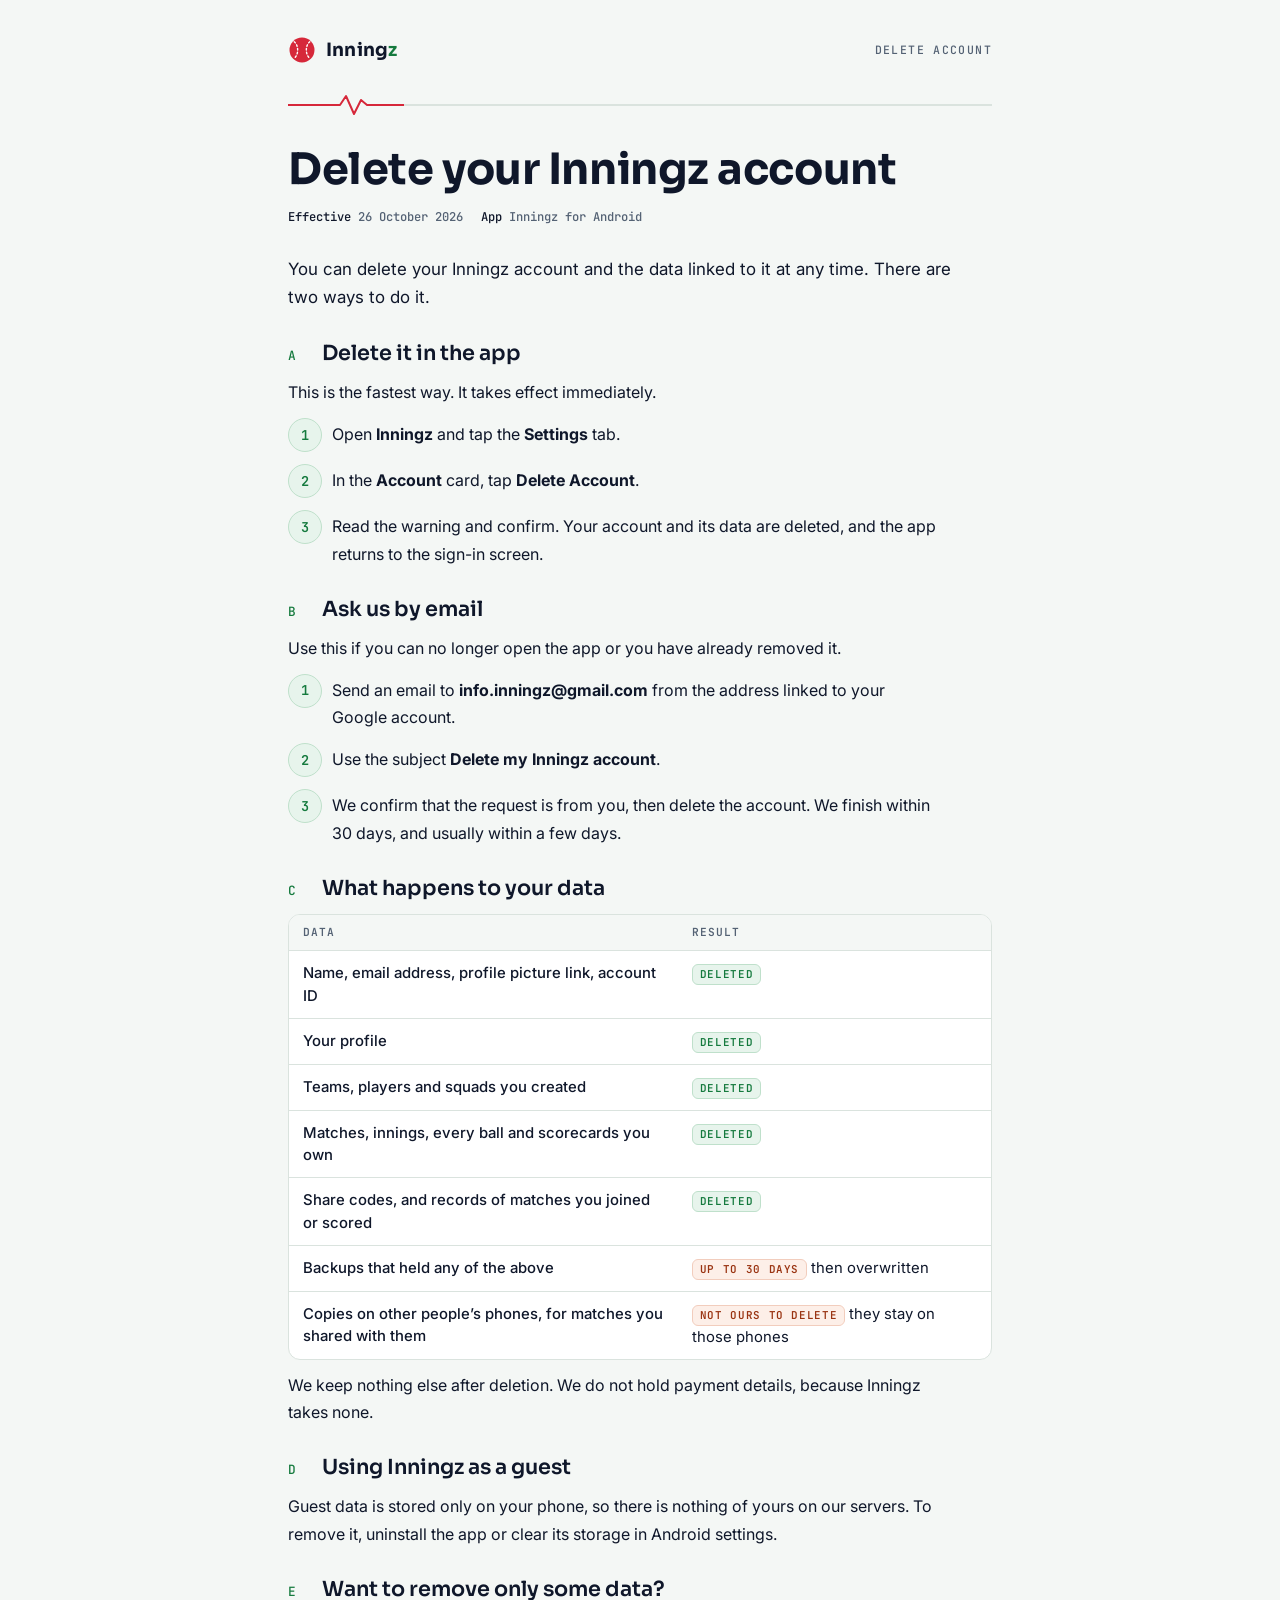
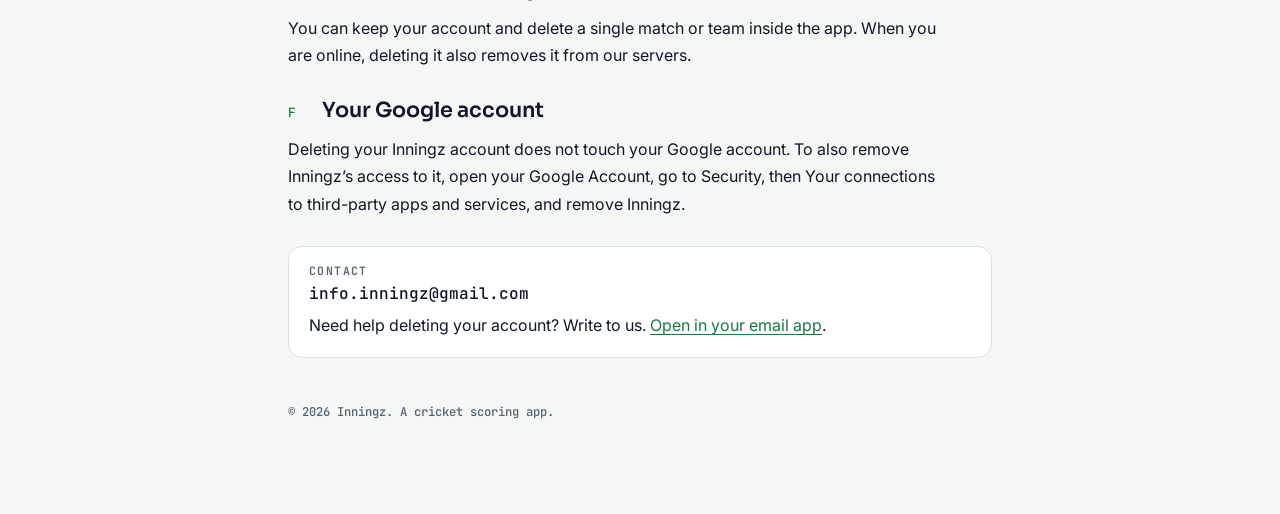
<file: delete-account.html>
<!doctype html>
<html lang="en">
<head>
<meta charset="utf-8">
<meta name="viewport" content="width=device-width, initial-scale=1">
<meta name="description" content="How to delete your Inningz account and the data linked to it.">
<title>Inningz Delete Account</title>
<link rel="canonical" href="https://inningz.app/delete-account.html">
<link rel="icon" type="image/png" sizes="48x48" href="favicon.png">
<link rel="apple-touch-icon" sizes="180x180" href="apple-touch-icon.png">
<link rel="preconnect" href="https://fonts.googleapis.com">
<link rel="preconnect" href="https://fonts.gstatic.com" crossorigin>
<link rel="stylesheet" href="https://fonts.googleapis.com/css2?family=Inter:wght@400;500;600&family=JetBrains+Mono:wght@500;600&family=Sora:wght@600;700&display=swap">
<style>
/* Layout: one reading column. A thin pulse line (the heartbeat from the app logo) separates the masthead from the document. */
:root{
  --bg:#F4F7F5; --surface:#FFFFFF; --fg:#0F172A; --muted:#546274; --line:#DAE3DE;
  --accent:#157A3E; --accent-bg:#E7F4EC; --accent-line:#BFE0CB;
  --pulse:#D6283A;
  --warn:#9A3412; --warn-bg:#FDEFE8; --warn-line:#F2CDBD;
  --font-body:'Inter',system-ui,-apple-system,'Segoe UI',Roboto,sans-serif;
  --font-display:'Sora','Inter',system-ui,sans-serif;
  --font-mono:'JetBrains Mono',ui-monospace,'SF Mono',Menlo,monospace;
}
@media (prefers-color-scheme: dark){
  :root:not([data-theme="light"]){
    --bg:#0B1220; --surface:#111B30; --fg:#E7EDF5; --muted:#92A3B8; --line:#1E2B44;
    --accent:#4ADE9A; --accent-bg:#0E2A22; --accent-line:#1B5A43;
    --pulse:#FF5468;
    --warn:#FDBA9B; --warn-bg:#2B1812; --warn-line:#5A3223;
    color-scheme:dark;
  }
}
:root[data-theme="dark"]{
  --bg:#0B1220; --surface:#111B30; --fg:#E7EDF5; --muted:#92A3B8; --line:#1E2B44;
  --accent:#4ADE9A; --accent-bg:#0E2A22; --accent-line:#1B5A43;
  --pulse:#FF5468;
  --warn:#FDBA9B; --warn-bg:#2B1812; --warn-line:#5A3223;
  color-scheme:dark;
}
*{box-sizing:border-box}
body{
  background:var(--bg); color:var(--fg);
  font:400 16px/1.7 var(--font-body);
  padding-block:28px 72px;
  padding-left:max(16px, env(safe-area-inset-left, 0px));
  padding-right:max(16px, env(safe-area-inset-right, 0px));
  -webkit-text-size-adjust:100%;
}
.wrap{max-width:44rem;margin:0 auto;display:flex;flex-direction:column;gap:28px;min-width:0}
a{color:var(--accent);text-underline-offset:3px;text-decoration-thickness:1px}
a:focus-visible,summary:focus-visible{outline:2px solid var(--accent);outline-offset:3px;border-radius:4px}
.mast{display:flex;align-items:center;justify-content:space-between;gap:12px;flex-wrap:wrap}
.brand{display:flex;align-items:center;gap:10px;font:700 1.15rem/1 var(--font-display);letter-spacing:.01em}
.brand b{color:var(--accent);font-weight:700}
.doc-kind{font:500 .72rem/1 var(--font-mono);letter-spacing:.12em;text-transform:uppercase;color:var(--muted)}
.pulse{display:flex;align-items:center;gap:0}
.pulse svg{flex:none;display:block}
.pulse i{flex:1;height:2px;background:var(--line);min-width:0}
.pulse .lead{flex:none;width:24px;height:2px;background:var(--pulse)}
h1{font:700 clamp(1.9rem,5.4vw,2.7rem)/1.12 var(--font-display);letter-spacing:-.01em;margin:0;text-wrap:balance}
.meta{display:flex;flex-wrap:wrap;gap:6px 18px;margin:14px 0 0;padding:0;list-style:none;font:500 .76rem/1.5 var(--font-mono);color:var(--muted)}
.meta strong{color:var(--fg);font-weight:500}
.lede{font-size:1.06rem;color:var(--fg);margin:0;max-width:62ch}
.summary{background:var(--accent-bg);border:1px solid var(--accent-line);border-radius:14px;padding:18px 20px;display:flex;flex-direction:column;gap:10px}
.summary h2{margin:0;font:600 .74rem/1 var(--font-mono);letter-spacing:.12em;text-transform:uppercase;color:var(--accent)}
.summary ul{margin:0;padding-left:1.15em;display:flex;flex-direction:column;gap:6px}
.summary li::marker{color:var(--accent)}
.toc{border:1px solid var(--line);border-radius:14px;background:var(--surface);padding:16px 20px}
.toc h2{margin:0 0 10px;font:600 .74rem/1 var(--font-mono);letter-spacing:.12em;text-transform:uppercase;color:var(--muted)}
.toc ol{margin:0;padding:0;list-style:none;columns:2 15rem;column-gap:28px}
.toc li{break-inside:avoid;padding:3px 0;font-size:.94rem}
.toc a{text-decoration:none;color:var(--fg)}
.toc a:hover{color:var(--accent);text-decoration:underline}
.toc .n{display:inline-block;width:1.9em;font:500 .78rem var(--font-mono);color:var(--accent)}
.sec{display:flex;flex-direction:column;gap:12px;min-width:0;scroll-margin-top:16px}
.sec h2{margin:0;font:600 1.3rem/1.3 var(--font-display);display:flex;gap:12px;align-items:baseline;text-wrap:balance}
.sec h2 .n{font:500 .8rem var(--font-mono);color:var(--accent);flex:none;min-width:1.7em}
.sec h3{margin:10px 0 0;font:600 1rem/1.4 var(--font-body)}
.sec p{margin:0;max-width:65ch}
.sec ul,.sec ol.plain{margin:0;padding-left:1.25em;display:flex;flex-direction:column;gap:6px;max-width:65ch}
.sec li::marker{color:var(--muted)}
.sec .sub{display:flex;flex-direction:column;gap:6px}
ol.steps{margin:0;padding:0;list-style:none;counter-reset:s;display:flex;flex-direction:column;gap:12px;max-width:65ch}
ol.steps li{counter-increment:s;display:grid;grid-template-columns:2rem 1fr;gap:12px;align-items:start}
ol.steps li::before{content:counter(s);width:2rem;height:2rem;border-radius:50%;background:var(--accent-bg);border:1px solid var(--accent-line);color:var(--accent);font:600 .85rem/1 var(--font-mono);display:grid;place-items:center}
ol.steps li>div{padding-top:3px;min-width:0}
.tbl{overflow-x:auto;border:1px solid var(--line);border-radius:12px;background:var(--surface)}
table{border-collapse:collapse;width:100%;min-width:30rem;font-size:.93rem;line-height:1.5}
th,td{text-align:left;vertical-align:top;padding:11px 14px;border-bottom:1px solid var(--line)}
tr:last-child td{border-bottom:0}
th{font:600 .7rem/1.2 var(--font-mono);letter-spacing:.1em;text-transform:uppercase;color:var(--muted);background:var(--bg)}
td:first-child{font-weight:500}
.tag{display:inline-block;font:600 .68rem/1 var(--font-mono);letter-spacing:.06em;text-transform:uppercase;padding:4px 7px;border-radius:6px;white-space:nowrap}
.tag.del{background:var(--accent-bg);color:var(--accent);border:1px solid var(--accent-line)}
.tag.keep{background:var(--warn-bg);color:var(--warn);border:1px solid var(--warn-line)}
.note{border:1px solid var(--warn-line);background:var(--warn-bg);color:var(--fg);border-radius:12px;padding:14px 16px;max-width:65ch}
.contact{border:1px solid var(--line);background:var(--surface);border-radius:14px;padding:18px 20px;display:flex;flex-direction:column;gap:6px}
.contact .label{font:600 .72rem/1 var(--font-mono);letter-spacing:.12em;text-transform:uppercase;color:var(--muted)}
.contact code{font:500 1rem/1.5 var(--font-mono);color:var(--fg);word-break:break-all;user-select:all}
.foot{font:500 .76rem/1.6 var(--font-mono);color:var(--muted);padding-top:4px}
@media (max-width:480px){
  .sec h2{flex-direction:column;gap:2px}
  th,td{padding:10px 12px}
}
</style>
</head>
<body>
<main class="wrap">
  <header class="mast">
    <div class="brand">
      <svg width="28" height="28" viewBox="0 0 28 28" aria-hidden="true"><circle cx="14" cy="14" r="12.5" fill="#D6283A"/><path d="M6.2 5.8c4.6 3.4 4.6 13 0 16.4M21.8 5.8c-4.6 3.4-4.6 13 0 16.4" fill="none" stroke="#fff" stroke-width="1.4" stroke-linecap="round" stroke-dasharray="1.6 2.2"/></svg>
      <span>Inning<b>z</b></span>
    </div>
    <span class="doc-kind">Delete Account</span>
  </header>
  <div class="pulse" aria-hidden="true">
    <span class="lead"></span>
    <svg width="92" height="26" viewBox="0 0 92 26"><polyline points="0,13 20,13 28,13 34,4 42,22 49,8 55,13 92,13" fill="none" stroke="var(--pulse)" stroke-width="2" stroke-linejoin="round" stroke-linecap="round"/></svg>
    <i></i>
  </div>
  <div>
    <h1>Delete your Inningz account</h1>
    <ul class="meta">
      <li><strong>Effective</strong> 26 October 2026</li>
      <li><strong>App</strong> Inningz for Android</li>
    </ul>
  </div>

<p class="lede">You can delete your Inningz account and the data linked to it at any time. There are two ways to do it.</p>

<section class="sec" id="in-app">
  <h2><span class="n">A</span><span>Delete it in the app</span></h2>
  <p>This is the fastest way. It takes effect immediately.</p>
  <ol class="steps">
    <li><div>Open <strong>Inningz</strong> and tap the <strong>Settings</strong> tab.</div></li>
    <li><div>In the <strong>Account</strong> card, tap <strong>Delete Account</strong>.</div></li>
    <li><div>Read the warning and confirm. Your account and its data are deleted, and the app returns to the sign-in screen.</div></li>
  </ol>
</section>

<section class="sec" id="by-email">
  <h2><span class="n">B</span><span>Ask us by email</span></h2>
  <p>Use this if you can no longer open the app or you have already removed it.</p>
  <ol class="steps">
    <li><div>Send an email to <strong>info.inningz@gmail.com</strong> from the address linked to your Google account.</div></li>
    <li><div>Use the subject <strong>Delete my Inningz account</strong>.</div></li>
    <li><div>We confirm that the request is from you, then delete the account. We finish within 30 days, and usually within a few days.</div></li>
  </ol>
</section>

<section class="sec" id="what">
  <h2><span class="n">C</span><span>What happens to your data</span></h2>
  <div class="tbl">
    <table>
      <thead><tr><th>Data</th><th>Result</th></tr></thead>
      <tbody>
        <tr><td>Name, email address, profile picture link, account ID</td><td><span class="tag del">Deleted</span></td></tr>
        <tr><td>Your profile</td><td><span class="tag del">Deleted</span></td></tr>
        <tr><td>Teams, players and squads you created</td><td><span class="tag del">Deleted</span></td></tr>
        <tr><td>Matches, innings, every ball and scorecards you own</td><td><span class="tag del">Deleted</span></td></tr>
        <tr><td>Share codes, and records of matches you joined or scored</td><td><span class="tag del">Deleted</span></td></tr>
        <tr><td>Backups that held any of the above</td><td><span class="tag keep">Up to 30 days</span> then overwritten</td></tr>
        <tr><td>Copies on other people&rsquo;s phones, for matches you shared with them</td><td><span class="tag keep">Not ours to delete</span> they stay on those phones</td></tr>
      </tbody>
    </table>
  </div>
  <p>We keep nothing else after deletion. We do not hold payment details, because Inningz takes none.</p>
</section>

<section class="sec" id="guest">
  <h2><span class="n">D</span><span>Using Inningz as a guest</span></h2>
  <p>Guest data is stored only on your phone, so there is nothing of yours on our servers. To remove it, uninstall the app or clear its storage in Android settings.</p>
</section>

<section class="sec" id="partial">
  <h2><span class="n">E</span><span>Want to remove only some data?</span></h2>
  <p>You can keep your account and delete a single match or team inside the app. When you are online, deleting it also removes it from our servers.</p>
</section>

<section class="sec" id="google">
  <h2><span class="n">F</span><span>Your Google account</span></h2>
  <p>Deleting your Inningz account does not touch your Google account. To also remove Inningz&rsquo;s access to it, open your Google Account, go to Security, then Your connections to third-party apps and services, and remove Inningz.</p>
</section>

  <section class="contact" id="contact">
    <span class="label">Contact</span>
    <code>info.inningz@gmail.com</code>
    <span>Need help deleting your account? Write to us. <a href="mailto:info.inningz@gmail.com">Open in your email app</a>.</span>
  </section>
  <p class="foot">&copy; 2026 Inningz. A cricket scoring app.</p>
</main>
</body>
</html>
</file>
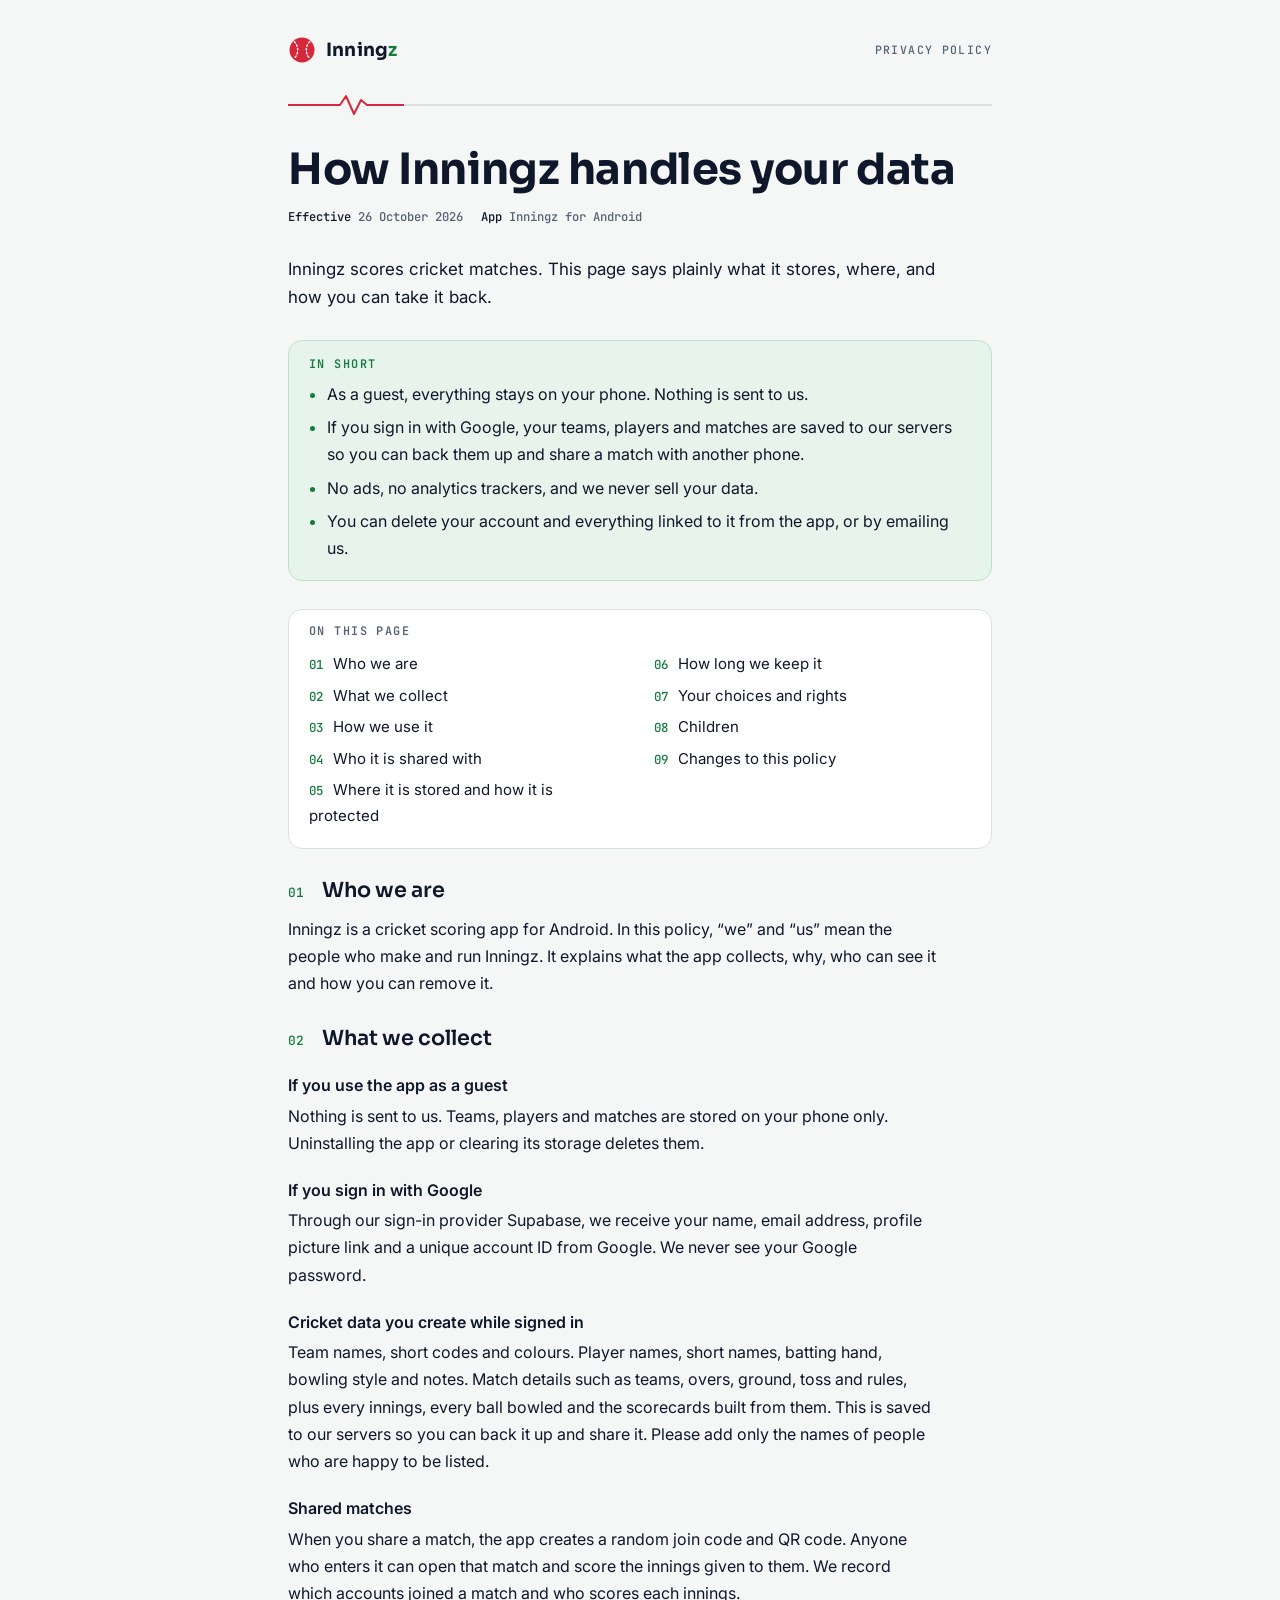
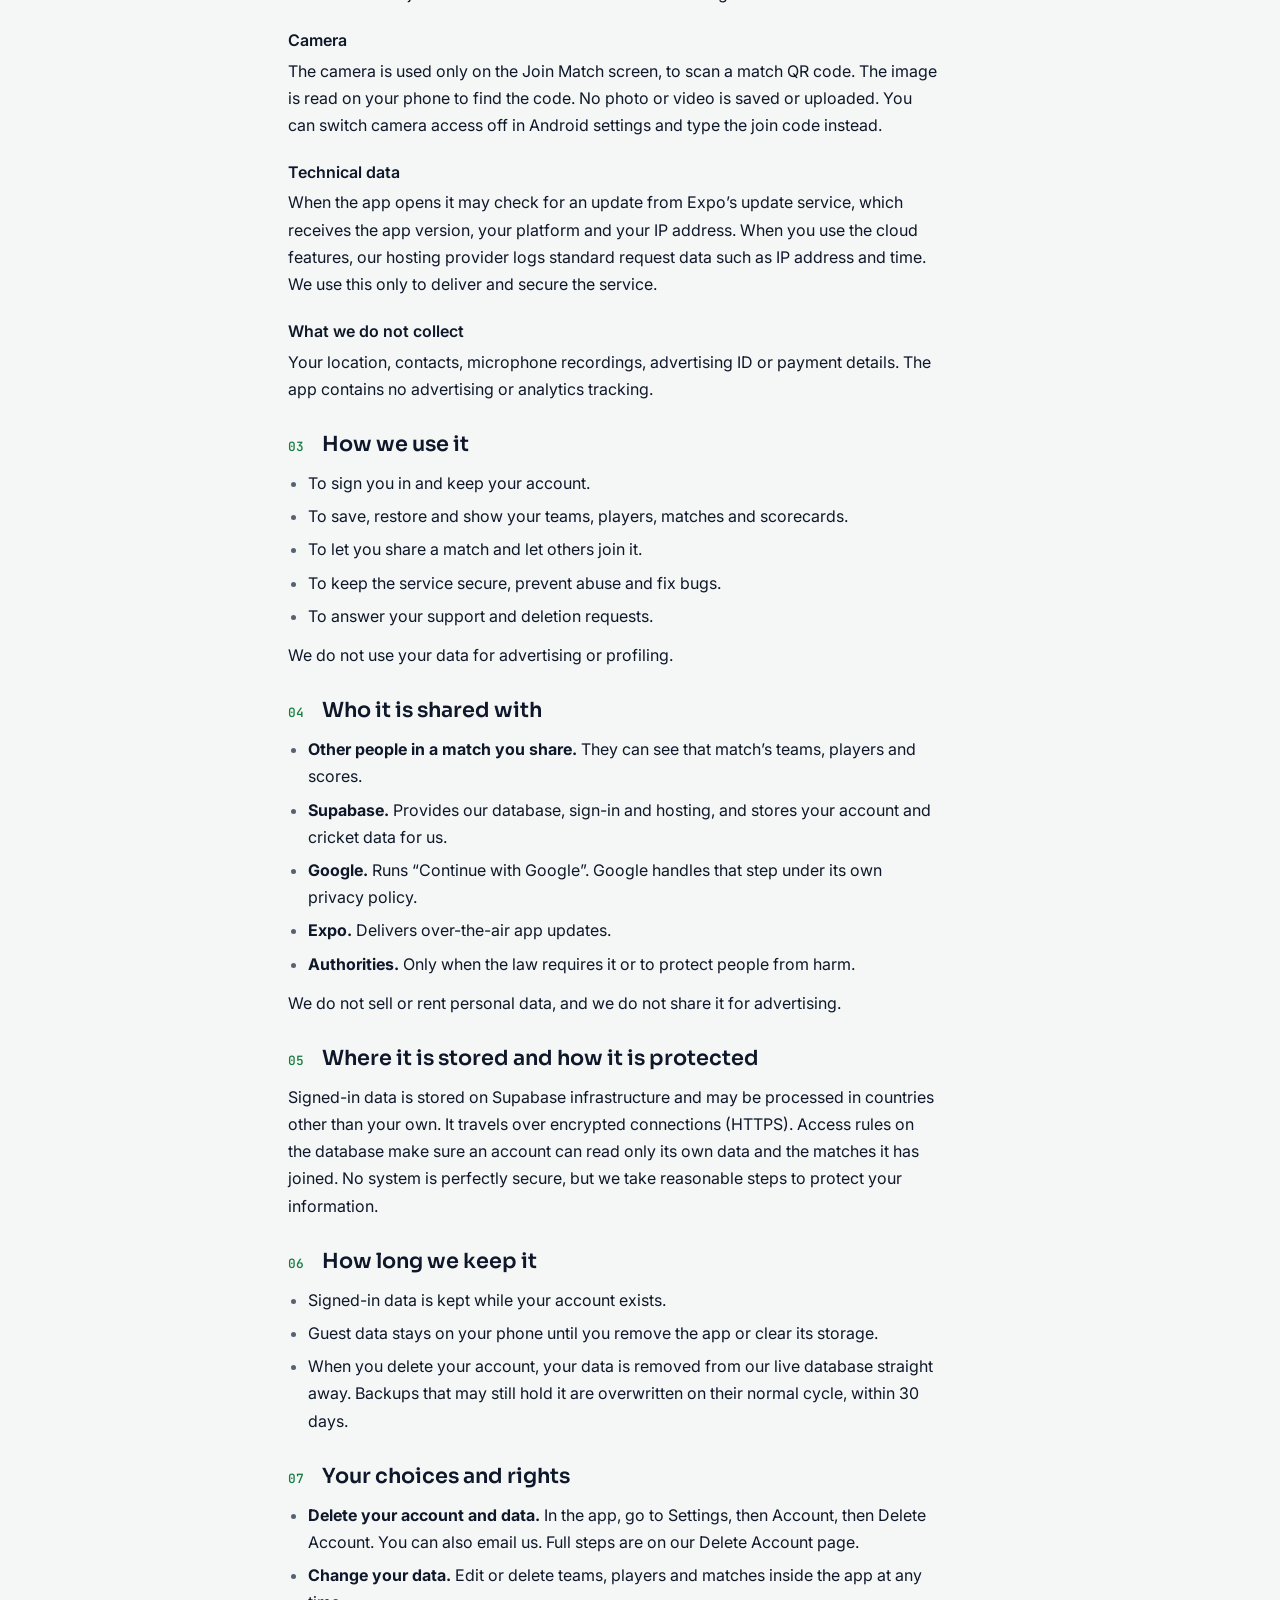
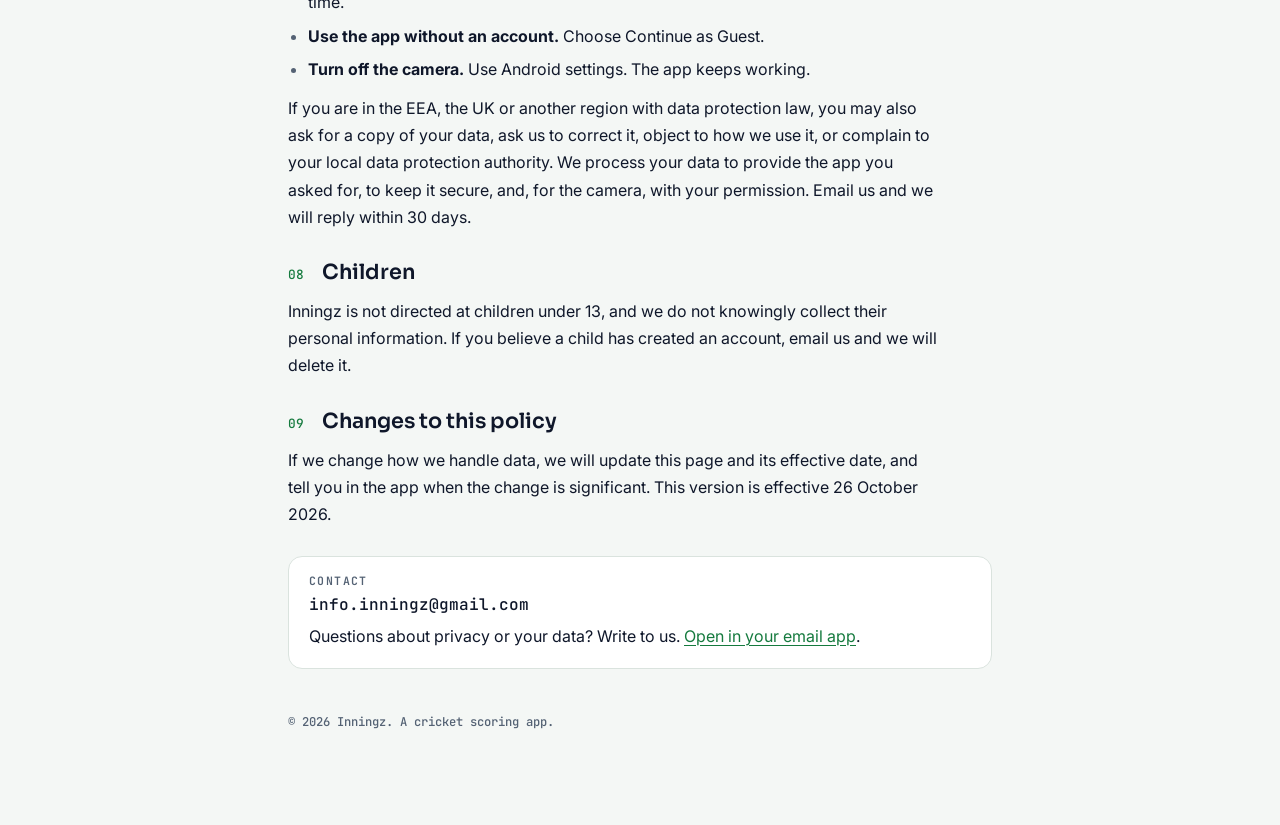
<file: privacy-policy.html>
<!doctype html>
<html lang="en">
<head>
<meta charset="utf-8">
<meta name="viewport" content="width=device-width, initial-scale=1">
<meta name="description" content="How the Inningz cricket scoring app collects, uses and protects your data.">
<title>Inningz Privacy Policy</title>
<link rel="canonical" href="https://inningz.app/privacy-policy.html">
<link rel="icon" type="image/png" sizes="48x48" href="favicon.png">
<link rel="apple-touch-icon" sizes="180x180" href="apple-touch-icon.png">
<link rel="preconnect" href="https://fonts.googleapis.com">
<link rel="preconnect" href="https://fonts.gstatic.com" crossorigin>
<link rel="stylesheet" href="https://fonts.googleapis.com/css2?family=Inter:wght@400;500;600&family=JetBrains+Mono:wght@500;600&family=Sora:wght@600;700&display=swap">
<style>
/* Layout: one reading column. A thin pulse line (the heartbeat from the app logo) separates the masthead from the document. */
:root{
  --bg:#F4F7F5; --surface:#FFFFFF; --fg:#0F172A; --muted:#546274; --line:#DAE3DE;
  --accent:#157A3E; --accent-bg:#E7F4EC; --accent-line:#BFE0CB;
  --pulse:#D6283A;
  --warn:#9A3412; --warn-bg:#FDEFE8; --warn-line:#F2CDBD;
  --font-body:'Inter',system-ui,-apple-system,'Segoe UI',Roboto,sans-serif;
  --font-display:'Sora','Inter',system-ui,sans-serif;
  --font-mono:'JetBrains Mono',ui-monospace,'SF Mono',Menlo,monospace;
}
@media (prefers-color-scheme: dark){
  :root:not([data-theme="light"]){
    --bg:#0B1220; --surface:#111B30; --fg:#E7EDF5; --muted:#92A3B8; --line:#1E2B44;
    --accent:#4ADE9A; --accent-bg:#0E2A22; --accent-line:#1B5A43;
    --pulse:#FF5468;
    --warn:#FDBA9B; --warn-bg:#2B1812; --warn-line:#5A3223;
    color-scheme:dark;
  }
}
:root[data-theme="dark"]{
  --bg:#0B1220; --surface:#111B30; --fg:#E7EDF5; --muted:#92A3B8; --line:#1E2B44;
  --accent:#4ADE9A; --accent-bg:#0E2A22; --accent-line:#1B5A43;
  --pulse:#FF5468;
  --warn:#FDBA9B; --warn-bg:#2B1812; --warn-line:#5A3223;
  color-scheme:dark;
}
*{box-sizing:border-box}
body{
  background:var(--bg); color:var(--fg);
  font:400 16px/1.7 var(--font-body);
  padding-block:28px 72px;
  padding-left:max(16px, env(safe-area-inset-left, 0px));
  padding-right:max(16px, env(safe-area-inset-right, 0px));
  -webkit-text-size-adjust:100%;
}
.wrap{max-width:44rem;margin:0 auto;display:flex;flex-direction:column;gap:28px;min-width:0}
a{color:var(--accent);text-underline-offset:3px;text-decoration-thickness:1px}
a:focus-visible,summary:focus-visible{outline:2px solid var(--accent);outline-offset:3px;border-radius:4px}
.mast{display:flex;align-items:center;justify-content:space-between;gap:12px;flex-wrap:wrap}
.brand{display:flex;align-items:center;gap:10px;font:700 1.15rem/1 var(--font-display);letter-spacing:.01em}
.brand b{color:var(--accent);font-weight:700}
.doc-kind{font:500 .72rem/1 var(--font-mono);letter-spacing:.12em;text-transform:uppercase;color:var(--muted)}
.pulse{display:flex;align-items:center;gap:0}
.pulse svg{flex:none;display:block}
.pulse i{flex:1;height:2px;background:var(--line);min-width:0}
.pulse .lead{flex:none;width:24px;height:2px;background:var(--pulse)}
h1{font:700 clamp(1.9rem,5.4vw,2.7rem)/1.12 var(--font-display);letter-spacing:-.01em;margin:0;text-wrap:balance}
.meta{display:flex;flex-wrap:wrap;gap:6px 18px;margin:14px 0 0;padding:0;list-style:none;font:500 .76rem/1.5 var(--font-mono);color:var(--muted)}
.meta strong{color:var(--fg);font-weight:500}
.lede{font-size:1.06rem;color:var(--fg);margin:0;max-width:62ch}
.summary{background:var(--accent-bg);border:1px solid var(--accent-line);border-radius:14px;padding:18px 20px;display:flex;flex-direction:column;gap:10px}
.summary h2{margin:0;font:600 .74rem/1 var(--font-mono);letter-spacing:.12em;text-transform:uppercase;color:var(--accent)}
.summary ul{margin:0;padding-left:1.15em;display:flex;flex-direction:column;gap:6px}
.summary li::marker{color:var(--accent)}
.toc{border:1px solid var(--line);border-radius:14px;background:var(--surface);padding:16px 20px}
.toc h2{margin:0 0 10px;font:600 .74rem/1 var(--font-mono);letter-spacing:.12em;text-transform:uppercase;color:var(--muted)}
.toc ol{margin:0;padding:0;list-style:none;columns:2 15rem;column-gap:28px}
.toc li{break-inside:avoid;padding:3px 0;font-size:.94rem}
.toc a{text-decoration:none;color:var(--fg)}
.toc a:hover{color:var(--accent);text-decoration:underline}
.toc .n{display:inline-block;width:1.9em;font:500 .78rem var(--font-mono);color:var(--accent)}
.sec{display:flex;flex-direction:column;gap:12px;min-width:0;scroll-margin-top:16px}
.sec h2{margin:0;font:600 1.3rem/1.3 var(--font-display);display:flex;gap:12px;align-items:baseline;text-wrap:balance}
.sec h2 .n{font:500 .8rem var(--font-mono);color:var(--accent);flex:none;min-width:1.7em}
.sec h3{margin:10px 0 0;font:600 1rem/1.4 var(--font-body)}
.sec p{margin:0;max-width:65ch}
.sec ul,.sec ol.plain{margin:0;padding-left:1.25em;display:flex;flex-direction:column;gap:6px;max-width:65ch}
.sec li::marker{color:var(--muted)}
.sec .sub{display:flex;flex-direction:column;gap:6px}
ol.steps{margin:0;padding:0;list-style:none;counter-reset:s;display:flex;flex-direction:column;gap:12px;max-width:65ch}
ol.steps li{counter-increment:s;display:grid;grid-template-columns:2rem 1fr;gap:12px;align-items:start}
ol.steps li::before{content:counter(s);width:2rem;height:2rem;border-radius:50%;background:var(--accent-bg);border:1px solid var(--accent-line);color:var(--accent);font:600 .85rem/1 var(--font-mono);display:grid;place-items:center}
ol.steps li>div{padding-top:3px;min-width:0}
.tbl{overflow-x:auto;border:1px solid var(--line);border-radius:12px;background:var(--surface)}
table{border-collapse:collapse;width:100%;min-width:30rem;font-size:.93rem;line-height:1.5}
th,td{text-align:left;vertical-align:top;padding:11px 14px;border-bottom:1px solid var(--line)}
tr:last-child td{border-bottom:0}
th{font:600 .7rem/1.2 var(--font-mono);letter-spacing:.1em;text-transform:uppercase;color:var(--muted);background:var(--bg)}
td:first-child{font-weight:500}
.tag{display:inline-block;font:600 .68rem/1 var(--font-mono);letter-spacing:.06em;text-transform:uppercase;padding:4px 7px;border-radius:6px;white-space:nowrap}
.tag.del{background:var(--accent-bg);color:var(--accent);border:1px solid var(--accent-line)}
.tag.keep{background:var(--warn-bg);color:var(--warn);border:1px solid var(--warn-line)}
.note{border:1px solid var(--warn-line);background:var(--warn-bg);color:var(--fg);border-radius:12px;padding:14px 16px;max-width:65ch}
.contact{border:1px solid var(--line);background:var(--surface);border-radius:14px;padding:18px 20px;display:flex;flex-direction:column;gap:6px}
.contact .label{font:600 .72rem/1 var(--font-mono);letter-spacing:.12em;text-transform:uppercase;color:var(--muted)}
.contact code{font:500 1rem/1.5 var(--font-mono);color:var(--fg);word-break:break-all;user-select:all}
.foot{font:500 .76rem/1.6 var(--font-mono);color:var(--muted);padding-top:4px}
@media (max-width:480px){
  .sec h2{flex-direction:column;gap:2px}
  th,td{padding:10px 12px}
}
</style>
</head>
<body>
<main class="wrap">
  <header class="mast">
    <div class="brand">
      <svg width="28" height="28" viewBox="0 0 28 28" aria-hidden="true"><circle cx="14" cy="14" r="12.5" fill="#D6283A"/><path d="M6.2 5.8c4.6 3.4 4.6 13 0 16.4M21.8 5.8c-4.6 3.4-4.6 13 0 16.4" fill="none" stroke="#fff" stroke-width="1.4" stroke-linecap="round" stroke-dasharray="1.6 2.2"/></svg>
      <span>Inning<b>z</b></span>
    </div>
    <span class="doc-kind">Privacy Policy</span>
  </header>
  <div class="pulse" aria-hidden="true">
    <span class="lead"></span>
    <svg width="92" height="26" viewBox="0 0 92 26"><polyline points="0,13 20,13 28,13 34,4 42,22 49,8 55,13 92,13" fill="none" stroke="var(--pulse)" stroke-width="2" stroke-linejoin="round" stroke-linecap="round"/></svg>
    <i></i>
  </div>
  <div>
    <h1>How Inningz handles your data</h1>
    <ul class="meta">
      <li><strong>Effective</strong> 26 October 2026</li>
      <li><strong>App</strong> Inningz for Android</li>
    </ul>
  </div>
<p class="lede">Inningz scores cricket matches. This page says plainly what it stores, where, and how you can take it back.</p>
<aside class="summary">
  <h2>In short</h2>
  <ul>
    <li>As a guest, everything stays on your phone. Nothing is sent to us.</li>
    <li>If you sign in with Google, your teams, players and matches are saved to our servers so you can back them up and share a match with another phone.</li>
    <li>No ads, no analytics trackers, and we never sell your data.</li>
    <li>You can delete your account and everything linked to it from the app, or by emailing us.</li>
  </ul>
</aside>
<nav class="toc" aria-label="Contents"><h2>On this page</h2><ol><li><a href="#who"><span class="n">01</span>Who we are</a></li><li><a href="#collect"><span class="n">02</span>What we collect</a></li><li><a href="#use"><span class="n">03</span>How we use it</a></li><li><a href="#share"><span class="n">04</span>Who it is shared with</a></li><li><a href="#security"><span class="n">05</span>Where it is stored and how it is protected</a></li><li><a href="#keep"><span class="n">06</span>How long we keep it</a></li><li><a href="#rights"><span class="n">07</span>Your choices and rights</a></li><li><a href="#children"><span class="n">08</span>Children</a></li><li><a href="#changes"><span class="n">09</span>Changes to this policy</a></li></ol></nav>
<section class="sec" id="who"><h2><span class="n">01</span><span>Who we are</span></h2>
<p>Inningz is a cricket scoring app for Android. In this policy, &ldquo;we&rdquo; and &ldquo;us&rdquo; mean the people who make and run Inningz. It explains what the app collects, why, who can see it and how you can remove it.</p>
</section>
<section class="sec" id="collect"><h2><span class="n">02</span><span>What we collect</span></h2>
<div class="sub">
  <h3>If you use the app as a guest</h3>
  <p>Nothing is sent to us. Teams, players and matches are stored on your phone only. Uninstalling the app or clearing its storage deletes them.</p>
</div>
<div class="sub">
  <h3>If you sign in with Google</h3>
  <p>Through our sign-in provider Supabase, we receive your name, email address, profile picture link and a unique account ID from Google. We never see your Google password.</p>
</div>
<div class="sub">
  <h3>Cricket data you create while signed in</h3>
  <p>Team names, short codes and colours. Player names, short names, batting hand, bowling style and notes. Match details such as teams, overs, ground, toss and rules, plus every innings, every ball bowled and the scorecards built from them. This is saved to our servers so you can back it up and share it. Please add only the names of people who are happy to be listed.</p>
</div>
<div class="sub">
  <h3>Shared matches</h3>
  <p>When you share a match, the app creates a random join code and QR code. Anyone who enters it can open that match and score the innings given to them. We record which accounts joined a match and who scores each innings.</p>
</div>
<div class="sub">
  <h3>Camera</h3>
  <p>The camera is used only on the Join Match screen, to scan a match QR code. The image is read on your phone to find the code. No photo or video is saved or uploaded. You can switch camera access off in Android settings and type the join code instead.</p>
</div>
<div class="sub">
  <h3>Technical data</h3>
  <p>When the app opens it may check for an update from Expo&rsquo;s update service, which receives the app version, your platform and your IP address. When you use the cloud features, our hosting provider logs standard request data such as IP address and time. We use this only to deliver and secure the service.</p>
</div>
<div class="sub">
  <h3>What we do not collect</h3>
  <p>Your location, contacts, microphone recordings, advertising ID or payment details. The app contains no advertising or analytics tracking.</p>
</div>
</section>
<section class="sec" id="use"><h2><span class="n">03</span><span>How we use it</span></h2>
<ul>
  <li>To sign you in and keep your account.</li>
  <li>To save, restore and show your teams, players, matches and scorecards.</li>
  <li>To let you share a match and let others join it.</li>
  <li>To keep the service secure, prevent abuse and fix bugs.</li>
  <li>To answer your support and deletion requests.</li>
</ul>
<p>We do not use your data for advertising or profiling.</p>
</section>
<section class="sec" id="share"><h2><span class="n">04</span><span>Who it is shared with</span></h2>
<ul>
  <li><strong>Other people in a match you share.</strong> They can see that match&rsquo;s teams, players and scores.</li>
  <li><strong>Supabase.</strong> Provides our database, sign-in and hosting, and stores your account and cricket data for us.</li>
  <li><strong>Google.</strong> Runs &ldquo;Continue with Google&rdquo;. Google handles that step under its own privacy policy.</li>
  <li><strong>Expo.</strong> Delivers over-the-air app updates.</li>
  <li><strong>Authorities.</strong> Only when the law requires it or to protect people from harm.</li>
</ul>
<p>We do not sell or rent personal data, and we do not share it for advertising.</p>
</section>
<section class="sec" id="security"><h2><span class="n">05</span><span>Where it is stored and how it is protected</span></h2>
<p>Signed-in data is stored on Supabase infrastructure and may be processed in countries other than your own. It travels over encrypted connections (HTTPS). Access rules on the database make sure an account can read only its own data and the matches it has joined. No system is perfectly secure, but we take reasonable steps to protect your information.</p>
</section>
<section class="sec" id="keep"><h2><span class="n">06</span><span>How long we keep it</span></h2>
<ul>
  <li>Signed-in data is kept while your account exists.</li>
  <li>Guest data stays on your phone until you remove the app or clear its storage.</li>
  <li>When you delete your account, your data is removed from our live database straight away. Backups that may still hold it are overwritten on their normal cycle, within 30 days.</li>
</ul>
</section>
<section class="sec" id="rights"><h2><span class="n">07</span><span>Your choices and rights</span></h2>
<ul>
  <li><strong>Delete your account and data.</strong> In the app, go to Settings, then Account, then Delete Account. You can also email us. Full steps are on our Delete Account page.</li>
  <li><strong>Change your data.</strong> Edit or delete teams, players and matches inside the app at any time.</li>
  <li><strong>Use the app without an account.</strong> Choose Continue as Guest.</li>
  <li><strong>Turn off the camera.</strong> Use Android settings. The app keeps working.</li>
</ul>
<p>If you are in the EEA, the UK or another region with data protection law, you may also ask for a copy of your data, ask us to correct it, object to how we use it, or complain to your local data protection authority. We process your data to provide the app you asked for, to keep it secure, and, for the camera, with your permission. Email us and we will reply within 30 days.</p>
</section>
<section class="sec" id="children"><h2><span class="n">08</span><span>Children</span></h2>
<p>Inningz is not directed at children under 13, and we do not knowingly collect their personal information. If you believe a child has created an account, email us and we will delete it.</p>
</section>
<section class="sec" id="changes"><h2><span class="n">09</span><span>Changes to this policy</span></h2>
<p>If we change how we handle data, we will update this page and its effective date, and tell you in the app when the change is significant. This version is effective 26 October 2026.</p>
</section>
  <section class="contact" id="contact">
    <span class="label">Contact</span>
    <code>info.inningz@gmail.com</code>
    <span>Questions about privacy or your data? Write to us. <a href="mailto:info.inningz@gmail.com">Open in your email app</a>.</span>
  </section>
  <p class="foot">&copy; 2026 Inningz. A cricket scoring app.</p>
</main>
</body>
</html>
</file>
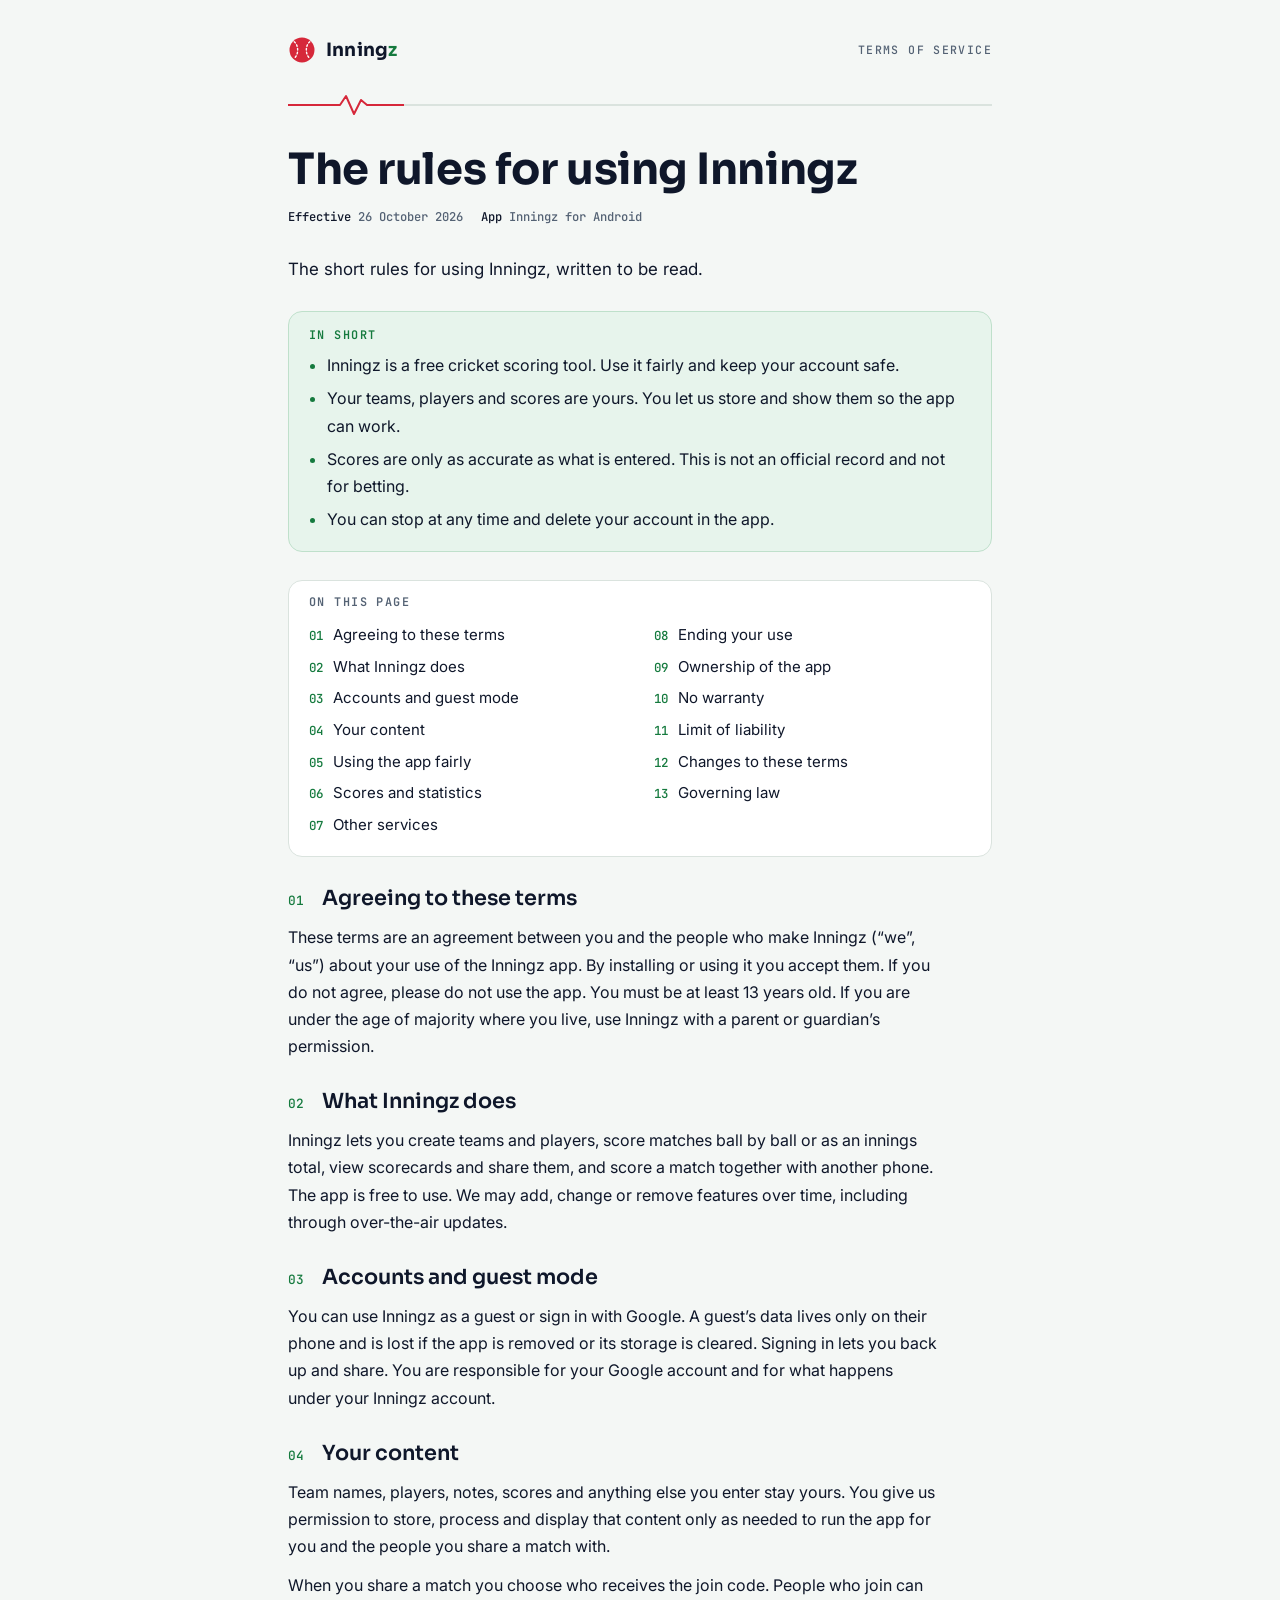
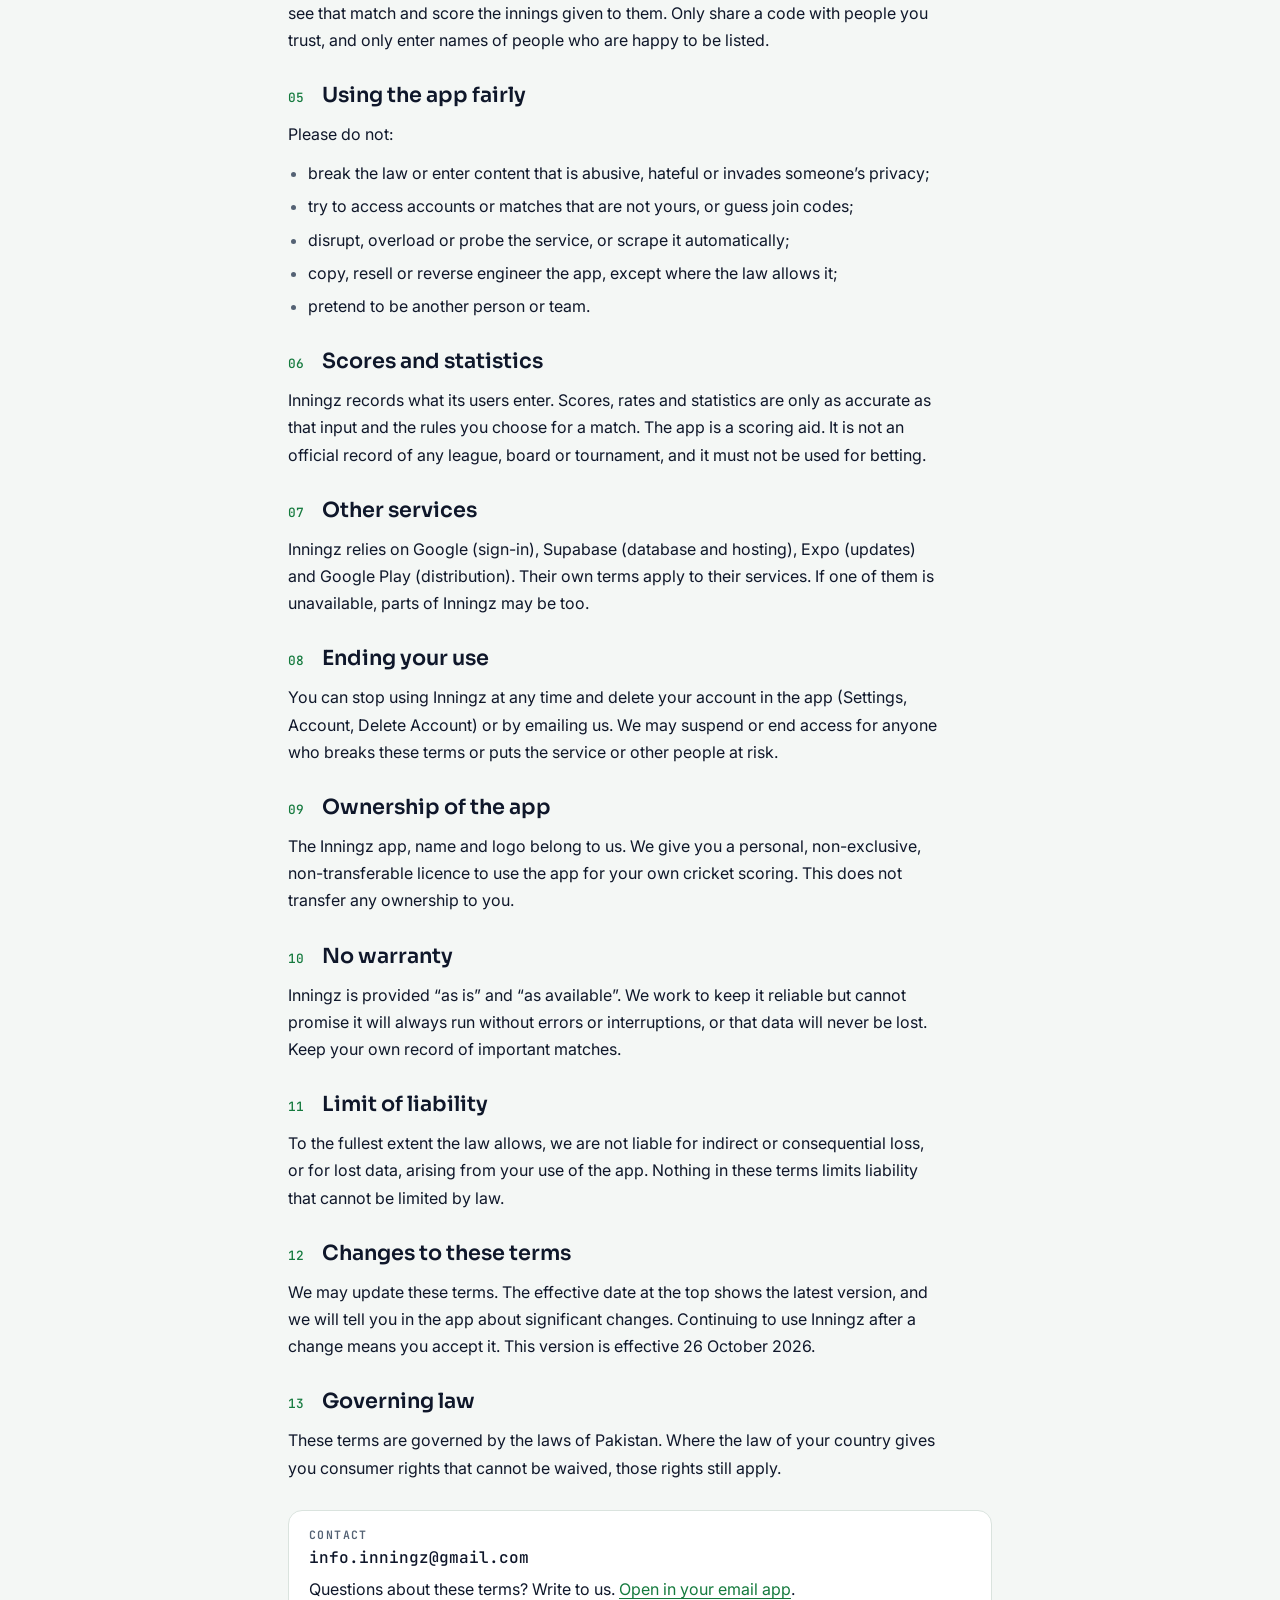
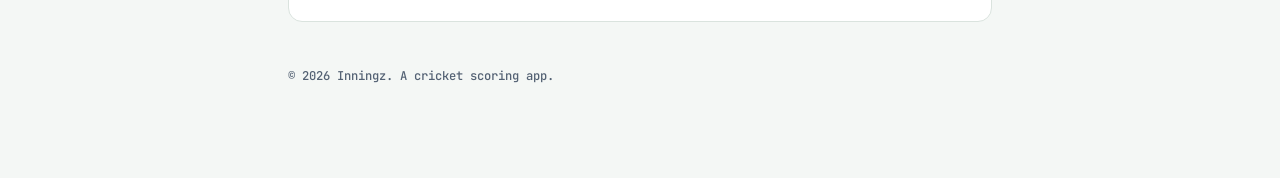
<file: terms-of-service.html>
<!doctype html>
<html lang="en">
<head>
<meta charset="utf-8">
<meta name="viewport" content="width=device-width, initial-scale=1">
<meta name="description" content="Terms of Service for the Inningz cricket scoring app.">
<title>Inningz Terms of Service</title>
<link rel="canonical" href="https://inningz.app/terms-of-service.html">
<link rel="icon" type="image/png" sizes="48x48" href="favicon.png">
<link rel="apple-touch-icon" sizes="180x180" href="apple-touch-icon.png">
<link rel="preconnect" href="https://fonts.googleapis.com">
<link rel="preconnect" href="https://fonts.gstatic.com" crossorigin>
<link rel="stylesheet" href="https://fonts.googleapis.com/css2?family=Inter:wght@400;500;600&family=JetBrains+Mono:wght@500;600&family=Sora:wght@600;700&display=swap">
<style>
/* Layout: one reading column. A thin pulse line (the heartbeat from the app logo) separates the masthead from the document. */
:root{
  --bg:#F4F7F5; --surface:#FFFFFF; --fg:#0F172A; --muted:#546274; --line:#DAE3DE;
  --accent:#157A3E; --accent-bg:#E7F4EC; --accent-line:#BFE0CB;
  --pulse:#D6283A;
  --warn:#9A3412; --warn-bg:#FDEFE8; --warn-line:#F2CDBD;
  --font-body:'Inter',system-ui,-apple-system,'Segoe UI',Roboto,sans-serif;
  --font-display:'Sora','Inter',system-ui,sans-serif;
  --font-mono:'JetBrains Mono',ui-monospace,'SF Mono',Menlo,monospace;
}
@media (prefers-color-scheme: dark){
  :root:not([data-theme="light"]){
    --bg:#0B1220; --surface:#111B30; --fg:#E7EDF5; --muted:#92A3B8; --line:#1E2B44;
    --accent:#4ADE9A; --accent-bg:#0E2A22; --accent-line:#1B5A43;
    --pulse:#FF5468;
    --warn:#FDBA9B; --warn-bg:#2B1812; --warn-line:#5A3223;
    color-scheme:dark;
  }
}
:root[data-theme="dark"]{
  --bg:#0B1220; --surface:#111B30; --fg:#E7EDF5; --muted:#92A3B8; --line:#1E2B44;
  --accent:#4ADE9A; --accent-bg:#0E2A22; --accent-line:#1B5A43;
  --pulse:#FF5468;
  --warn:#FDBA9B; --warn-bg:#2B1812; --warn-line:#5A3223;
  color-scheme:dark;
}
*{box-sizing:border-box}
body{
  background:var(--bg); color:var(--fg);
  font:400 16px/1.7 var(--font-body);
  padding-block:28px 72px;
  padding-left:max(16px, env(safe-area-inset-left, 0px));
  padding-right:max(16px, env(safe-area-inset-right, 0px));
  -webkit-text-size-adjust:100%;
}
.wrap{max-width:44rem;margin:0 auto;display:flex;flex-direction:column;gap:28px;min-width:0}
a{color:var(--accent);text-underline-offset:3px;text-decoration-thickness:1px}
a:focus-visible,summary:focus-visible{outline:2px solid var(--accent);outline-offset:3px;border-radius:4px}
.mast{display:flex;align-items:center;justify-content:space-between;gap:12px;flex-wrap:wrap}
.brand{display:flex;align-items:center;gap:10px;font:700 1.15rem/1 var(--font-display);letter-spacing:.01em}
.brand b{color:var(--accent);font-weight:700}
.doc-kind{font:500 .72rem/1 var(--font-mono);letter-spacing:.12em;text-transform:uppercase;color:var(--muted)}
.pulse{display:flex;align-items:center;gap:0}
.pulse svg{flex:none;display:block}
.pulse i{flex:1;height:2px;background:var(--line);min-width:0}
.pulse .lead{flex:none;width:24px;height:2px;background:var(--pulse)}
h1{font:700 clamp(1.9rem,5.4vw,2.7rem)/1.12 var(--font-display);letter-spacing:-.01em;margin:0;text-wrap:balance}
.meta{display:flex;flex-wrap:wrap;gap:6px 18px;margin:14px 0 0;padding:0;list-style:none;font:500 .76rem/1.5 var(--font-mono);color:var(--muted)}
.meta strong{color:var(--fg);font-weight:500}
.lede{font-size:1.06rem;color:var(--fg);margin:0;max-width:62ch}
.summary{background:var(--accent-bg);border:1px solid var(--accent-line);border-radius:14px;padding:18px 20px;display:flex;flex-direction:column;gap:10px}
.summary h2{margin:0;font:600 .74rem/1 var(--font-mono);letter-spacing:.12em;text-transform:uppercase;color:var(--accent)}
.summary ul{margin:0;padding-left:1.15em;display:flex;flex-direction:column;gap:6px}
.summary li::marker{color:var(--accent)}
.toc{border:1px solid var(--line);border-radius:14px;background:var(--surface);padding:16px 20px}
.toc h2{margin:0 0 10px;font:600 .74rem/1 var(--font-mono);letter-spacing:.12em;text-transform:uppercase;color:var(--muted)}
.toc ol{margin:0;padding:0;list-style:none;columns:2 15rem;column-gap:28px}
.toc li{break-inside:avoid;padding:3px 0;font-size:.94rem}
.toc a{text-decoration:none;color:var(--fg)}
.toc a:hover{color:var(--accent);text-decoration:underline}
.toc .n{display:inline-block;width:1.9em;font:500 .78rem var(--font-mono);color:var(--accent)}
.sec{display:flex;flex-direction:column;gap:12px;min-width:0;scroll-margin-top:16px}
.sec h2{margin:0;font:600 1.3rem/1.3 var(--font-display);display:flex;gap:12px;align-items:baseline;text-wrap:balance}
.sec h2 .n{font:500 .8rem var(--font-mono);color:var(--accent);flex:none;min-width:1.7em}
.sec h3{margin:10px 0 0;font:600 1rem/1.4 var(--font-body)}
.sec p{margin:0;max-width:65ch}
.sec ul,.sec ol.plain{margin:0;padding-left:1.25em;display:flex;flex-direction:column;gap:6px;max-width:65ch}
.sec li::marker{color:var(--muted)}
.sec .sub{display:flex;flex-direction:column;gap:6px}
ol.steps{margin:0;padding:0;list-style:none;counter-reset:s;display:flex;flex-direction:column;gap:12px;max-width:65ch}
ol.steps li{counter-increment:s;display:grid;grid-template-columns:2rem 1fr;gap:12px;align-items:start}
ol.steps li::before{content:counter(s);width:2rem;height:2rem;border-radius:50%;background:var(--accent-bg);border:1px solid var(--accent-line);color:var(--accent);font:600 .85rem/1 var(--font-mono);display:grid;place-items:center}
ol.steps li>div{padding-top:3px;min-width:0}
.tbl{overflow-x:auto;border:1px solid var(--line);border-radius:12px;background:var(--surface)}
table{border-collapse:collapse;width:100%;min-width:30rem;font-size:.93rem;line-height:1.5}
th,td{text-align:left;vertical-align:top;padding:11px 14px;border-bottom:1px solid var(--line)}
tr:last-child td{border-bottom:0}
th{font:600 .7rem/1.2 var(--font-mono);letter-spacing:.1em;text-transform:uppercase;color:var(--muted);background:var(--bg)}
td:first-child{font-weight:500}
.tag{display:inline-block;font:600 .68rem/1 var(--font-mono);letter-spacing:.06em;text-transform:uppercase;padding:4px 7px;border-radius:6px;white-space:nowrap}
.tag.del{background:var(--accent-bg);color:var(--accent);border:1px solid var(--accent-line)}
.tag.keep{background:var(--warn-bg);color:var(--warn);border:1px solid var(--warn-line)}
.note{border:1px solid var(--warn-line);background:var(--warn-bg);color:var(--fg);border-radius:12px;padding:14px 16px;max-width:65ch}
.contact{border:1px solid var(--line);background:var(--surface);border-radius:14px;padding:18px 20px;display:flex;flex-direction:column;gap:6px}
.contact .label{font:600 .72rem/1 var(--font-mono);letter-spacing:.12em;text-transform:uppercase;color:var(--muted)}
.contact code{font:500 1rem/1.5 var(--font-mono);color:var(--fg);word-break:break-all;user-select:all}
.foot{font:500 .76rem/1.6 var(--font-mono);color:var(--muted);padding-top:4px}
@media (max-width:480px){
  .sec h2{flex-direction:column;gap:2px}
  th,td{padding:10px 12px}
}
</style>
</head>
<body>
<main class="wrap">
  <header class="mast">
    <div class="brand">
      <svg width="28" height="28" viewBox="0 0 28 28" aria-hidden="true"><circle cx="14" cy="14" r="12.5" fill="#D6283A"/><path d="M6.2 5.8c4.6 3.4 4.6 13 0 16.4M21.8 5.8c-4.6 3.4-4.6 13 0 16.4" fill="none" stroke="#fff" stroke-width="1.4" stroke-linecap="round" stroke-dasharray="1.6 2.2"/></svg>
      <span>Inning<b>z</b></span>
    </div>
    <span class="doc-kind">Terms of Service</span>
  </header>
  <div class="pulse" aria-hidden="true">
    <span class="lead"></span>
    <svg width="92" height="26" viewBox="0 0 92 26"><polyline points="0,13 20,13 28,13 34,4 42,22 49,8 55,13 92,13" fill="none" stroke="var(--pulse)" stroke-width="2" stroke-linejoin="round" stroke-linecap="round"/></svg>
    <i></i>
  </div>
  <div>
    <h1>The rules for using Inningz</h1>
    <ul class="meta">
      <li><strong>Effective</strong> 26 October 2026</li>
      <li><strong>App</strong> Inningz for Android</li>
    </ul>
  </div>
<p class="lede">The short rules for using Inningz, written to be read.</p>
<aside class="summary">
  <h2>In short</h2>
  <ul>
    <li>Inningz is a free cricket scoring tool. Use it fairly and keep your account safe.</li>
    <li>Your teams, players and scores are yours. You let us store and show them so the app can work.</li>
    <li>Scores are only as accurate as what is entered. This is not an official record and not for betting.</li>
    <li>You can stop at any time and delete your account in the app.</li>
  </ul>
</aside>
<nav class="toc" aria-label="Contents"><h2>On this page</h2><ol><li><a href="#agree"><span class="n">01</span>Agreeing to these terms</a></li><li><a href="#app"><span class="n">02</span>What Inningz does</a></li><li><a href="#accounts"><span class="n">03</span>Accounts and guest mode</a></li><li><a href="#content"><span class="n">04</span>Your content</a></li><li><a href="#use"><span class="n">05</span>Using the app fairly</a></li><li><a href="#accuracy"><span class="n">06</span>Scores and statistics</a></li><li><a href="#third"><span class="n">07</span>Other services</a></li><li><a href="#ending"><span class="n">08</span>Ending your use</a></li><li><a href="#ip"><span class="n">09</span>Ownership of the app</a></li><li><a href="#disclaimer"><span class="n">10</span>No warranty</a></li><li><a href="#liability"><span class="n">11</span>Limit of liability</a></li><li><a href="#changes"><span class="n">12</span>Changes to these terms</a></li><li><a href="#law"><span class="n">13</span>Governing law</a></li></ol></nav>
<section class="sec" id="agree"><h2><span class="n">01</span><span>Agreeing to these terms</span></h2>
<p>These terms are an agreement between you and the people who make Inningz (&ldquo;we&rdquo;, &ldquo;us&rdquo;) about your use of the Inningz app. By installing or using it you accept them. If you do not agree, please do not use the app. You must be at least 13 years old. If you are under the age of majority where you live, use Inningz with a parent or guardian&rsquo;s permission.</p>
</section>
<section class="sec" id="app"><h2><span class="n">02</span><span>What Inningz does</span></h2>
<p>Inningz lets you create teams and players, score matches ball by ball or as an innings total, view scorecards and share them, and score a match together with another phone. The app is free to use. We may add, change or remove features over time, including through over-the-air updates.</p>
</section>
<section class="sec" id="accounts"><h2><span class="n">03</span><span>Accounts and guest mode</span></h2>
<p>You can use Inningz as a guest or sign in with Google. A guest&rsquo;s data lives only on their phone and is lost if the app is removed or its storage is cleared. Signing in lets you back up and share. You are responsible for your Google account and for what happens under your Inningz account.</p>
</section>
<section class="sec" id="content"><h2><span class="n">04</span><span>Your content</span></h2>
<p>Team names, players, notes, scores and anything else you enter stay yours. You give us permission to store, process and display that content only as needed to run the app for you and the people you share a match with.</p>
<p>When you share a match you choose who receives the join code. People who join can see that match and score the innings given to them. Only share a code with people you trust, and only enter names of people who are happy to be listed.</p>
</section>
<section class="sec" id="use"><h2><span class="n">05</span><span>Using the app fairly</span></h2>
<p>Please do not:</p>
<ul>
  <li>break the law or enter content that is abusive, hateful or invades someone&rsquo;s privacy;</li>
  <li>try to access accounts or matches that are not yours, or guess join codes;</li>
  <li>disrupt, overload or probe the service, or scrape it automatically;</li>
  <li>copy, resell or reverse engineer the app, except where the law allows it;</li>
  <li>pretend to be another person or team.</li>
</ul>
</section>
<section class="sec" id="accuracy"><h2><span class="n">06</span><span>Scores and statistics</span></h2>
<p>Inningz records what its users enter. Scores, rates and statistics are only as accurate as that input and the rules you choose for a match. The app is a scoring aid. It is not an official record of any league, board or tournament, and it must not be used for betting.</p>
</section>
<section class="sec" id="third"><h2><span class="n">07</span><span>Other services</span></h2>
<p>Inningz relies on Google (sign-in), Supabase (database and hosting), Expo (updates) and Google Play (distribution). Their own terms apply to their services. If one of them is unavailable, parts of Inningz may be too.</p>
</section>
<section class="sec" id="ending"><h2><span class="n">08</span><span>Ending your use</span></h2>
<p>You can stop using Inningz at any time and delete your account in the app (Settings, Account, Delete Account) or by emailing us. We may suspend or end access for anyone who breaks these terms or puts the service or other people at risk.</p>
</section>
<section class="sec" id="ip"><h2><span class="n">09</span><span>Ownership of the app</span></h2>
<p>The Inningz app, name and logo belong to us. We give you a personal, non-exclusive, non-transferable licence to use the app for your own cricket scoring. This does not transfer any ownership to you.</p>
</section>
<section class="sec" id="disclaimer"><h2><span class="n">10</span><span>No warranty</span></h2>
<p>Inningz is provided &ldquo;as is&rdquo; and &ldquo;as available&rdquo;. We work to keep it reliable but cannot promise it will always run without errors or interruptions, or that data will never be lost. Keep your own record of important matches.</p>
</section>
<section class="sec" id="liability"><h2><span class="n">11</span><span>Limit of liability</span></h2>
<p>To the fullest extent the law allows, we are not liable for indirect or consequential loss, or for lost data, arising from your use of the app. Nothing in these terms limits liability that cannot be limited by law.</p>
</section>
<section class="sec" id="changes"><h2><span class="n">12</span><span>Changes to these terms</span></h2>
<p>We may update these terms. The effective date at the top shows the latest version, and we will tell you in the app about significant changes. Continuing to use Inningz after a change means you accept it. This version is effective 26 October 2026.</p>
</section>
<section class="sec" id="law"><h2><span class="n">13</span><span>Governing law</span></h2>
<p>These terms are governed by the laws of Pakistan. Where the law of your country gives you consumer rights that cannot be waived, those rights still apply.</p>
</section>
  <section class="contact" id="contact">
    <span class="label">Contact</span>
    <code>info.inningz@gmail.com</code>
    <span>Questions about these terms? Write to us. <a href="mailto:info.inningz@gmail.com">Open in your email app</a>.</span>
  </section>
  <p class="foot">&copy; 2026 Inningz. A cricket scoring app.</p>
</main>
</body>
</html>
</file>
